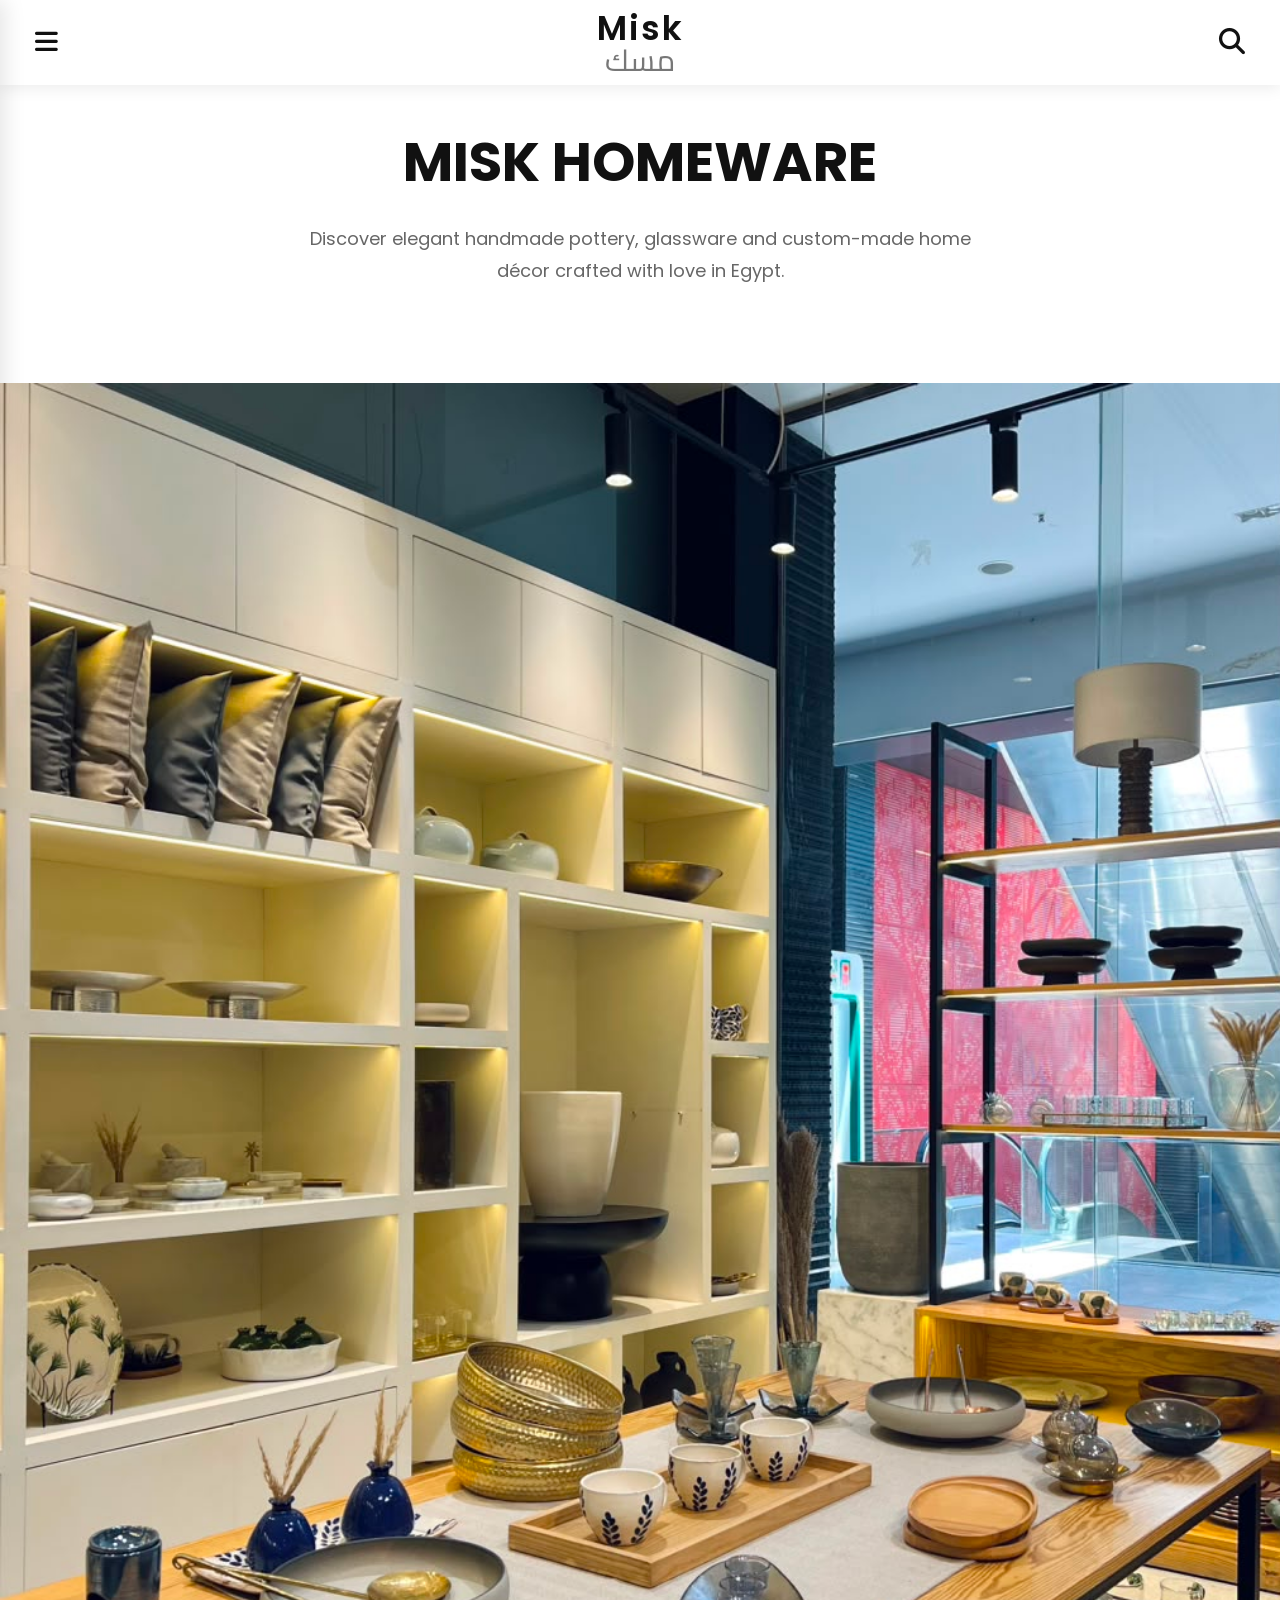
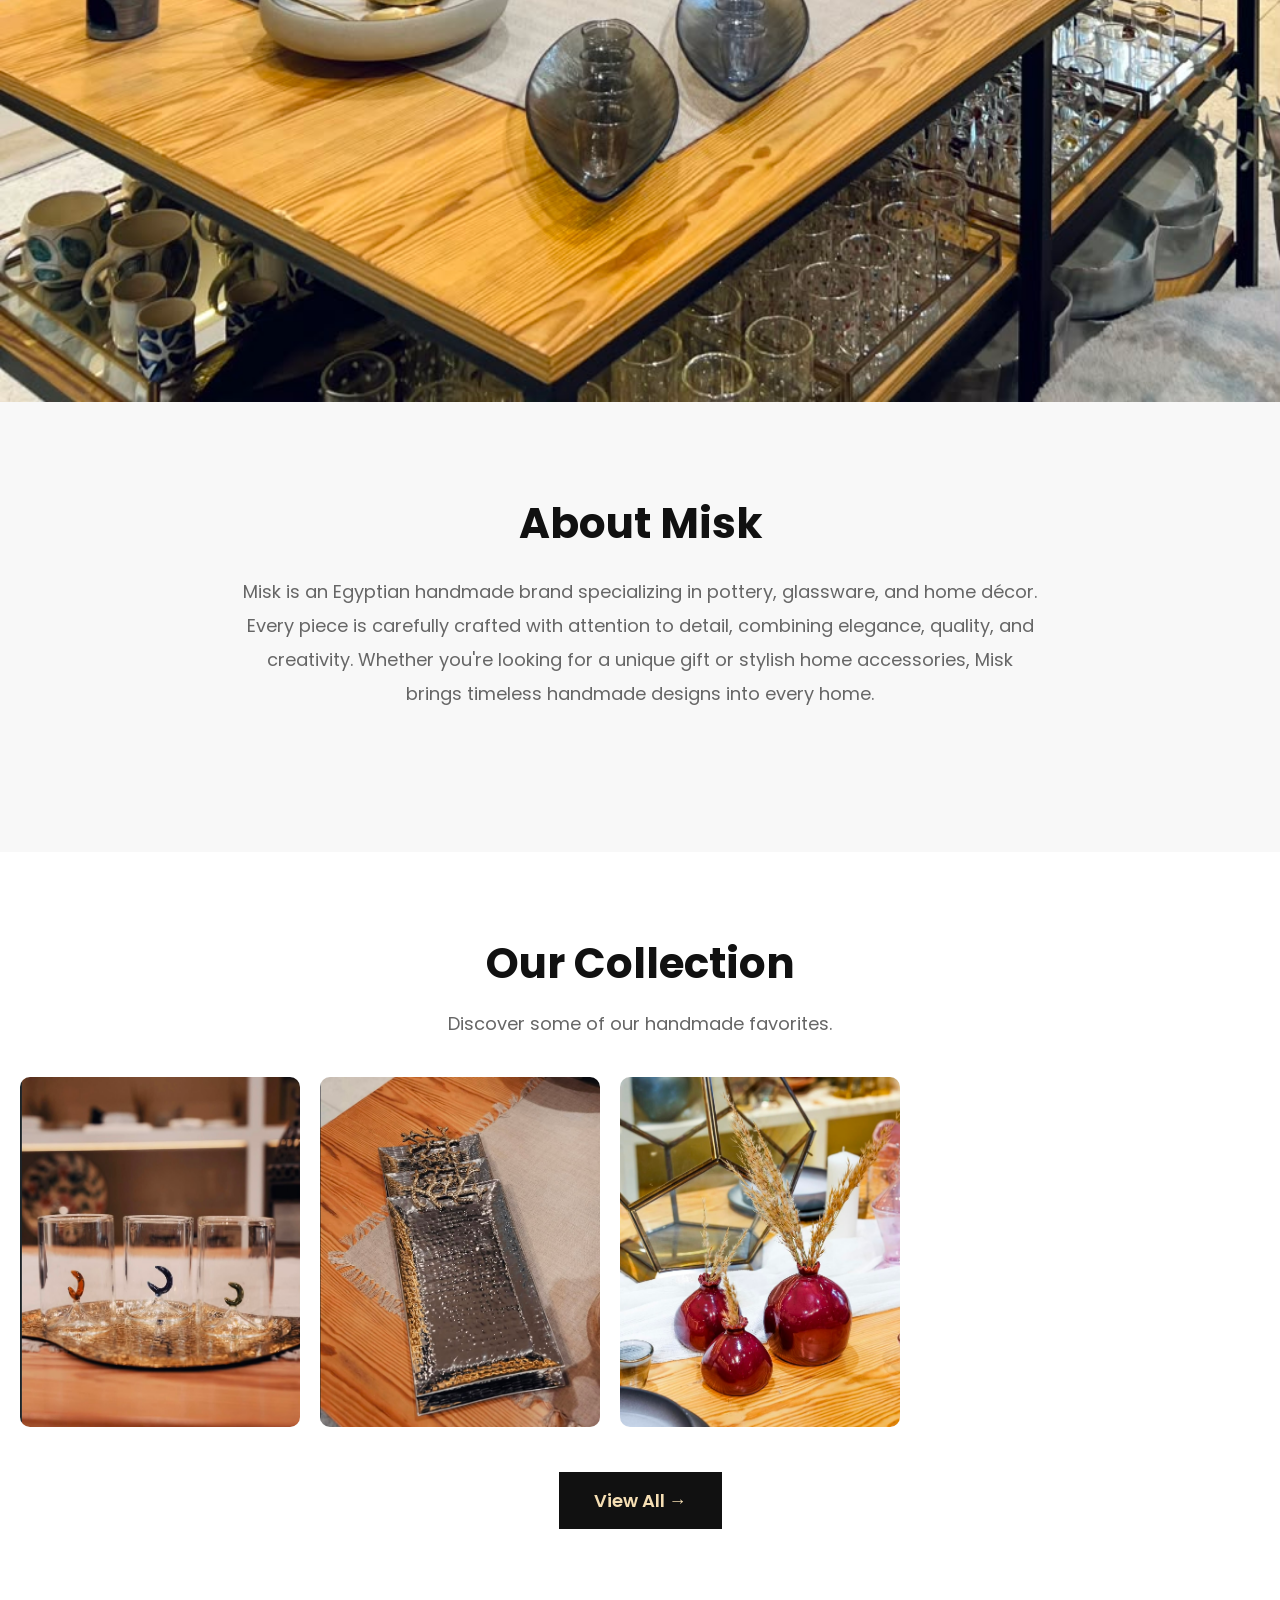
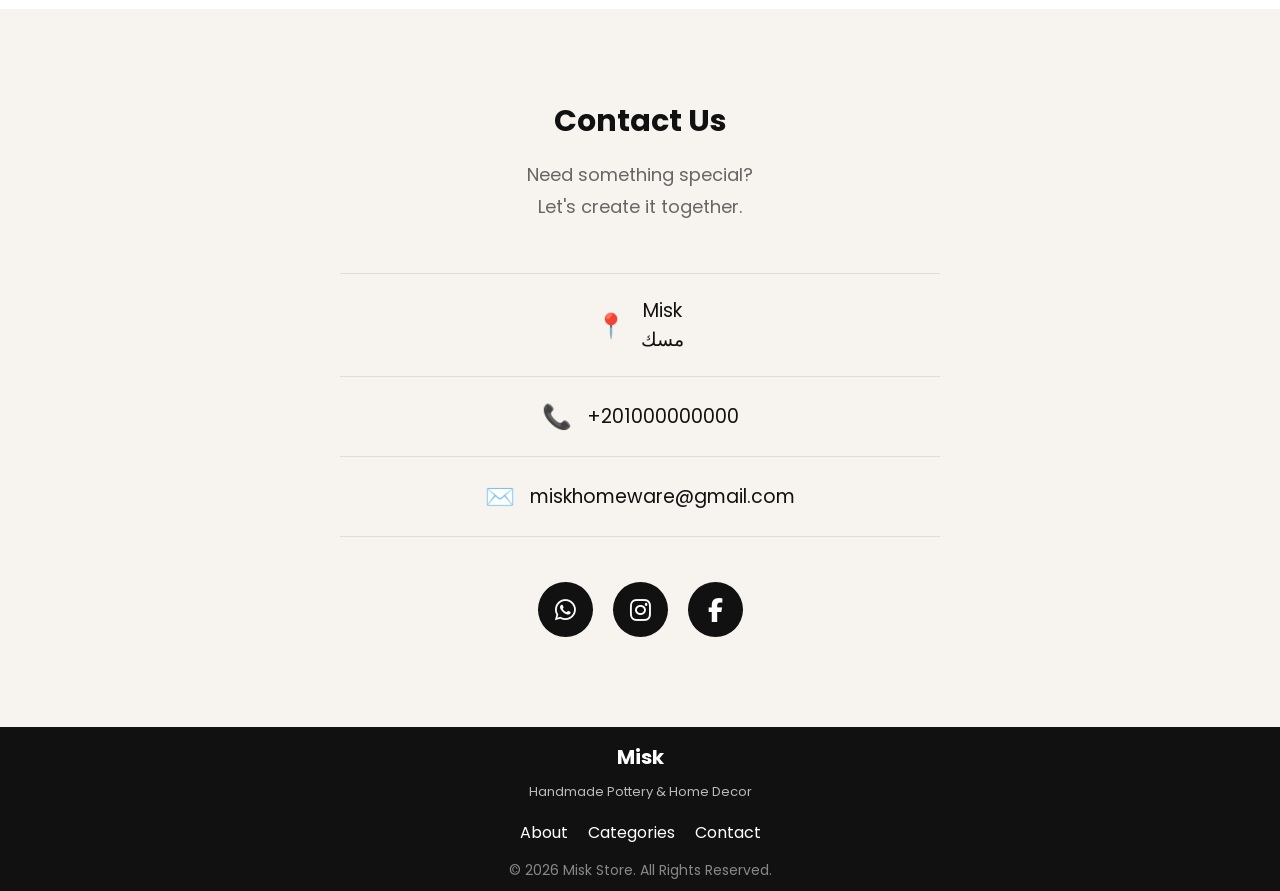
<file: index.html>
<!DOCTYPE html>
<html lang="en">
<head>
<meta charset="UTF-8">
<meta name="viewport" content="width=device-width, initial-scale=1.0">
<title>Misk | Handmade Pottery & Home Decor</title>
<link rel="stylesheet" href="style.css">

<!-- Google Fonts -->

<link rel="preconnect" href="https://fonts.googleapis.com">
<link rel="preconnect" href="https://fonts.gstatic.com" crossorigin>
<link href="https://fonts.googleapis.com/css2?family=Poppins:wght@300;400;500;600;700&family=Cairo:wght@400;600;700&display=swap" rel="stylesheet">

<!-- Font Awesome -->

<link rel="stylesheet"
href="https://cdnjs.cloudflare.com/ajax/libs/font-awesome/6.7.2/css/all.min.css">
<link rel="stylesheet" href="https://cdnjs.cloudflare.com/ajax/libs/font-awesome/6.5.2/css/all.min.css">
</head>
<body>

<!-- ================= HEADER ================= -->

<header>
<div class="menu-icon">
<i class="fa-solid fa-bars"></i>
</div>

<div class="logo">
<h1>Misk</h1>
<span>مسك</span>
</div>

<div class="search-icon">
<i class="fa-solid fa-magnifying-glass"></i>
</div>
</header>

<!-- ================= SIDEBAR ================= -->

<div class="sidebar">
<div class="close-btn">
<i class="fa-solid fa-xmark"></i>
</div>

<a href="#">Home</a>
<a href="#about">About</a>
<a href="categories.html">Categories</a>
<a href="favorites.html">
    <i class="fa-solid fa-heart"></i> Favorites
</a>
<a href="#contact">Contact</a>
</div>

<!-- ================= SEARCH ================= -->

<div class="search-box">

    <input
        type="text"
        id="searchInput"
        placeholder="Search products..."
        autocomplete="off">

    <div id="searchResults"></div>

</div>

<!-- ================= HERO ================= -->

<section class="hero">
<div class="hero-content">
<h1>
    MISK HOMEWARE
</h1>
<p>
Discover elegant handmade pottery, glassware and custom-made home décor crafted with love in Egypt.
</p>
</div>
</section>

<section class="hero-image">
    <img src="images/hero.jpg.jpeg" alt="MISK">
</section>

<!-- ================= ABOUT ================= -->

<section class="about" id="about">
    <div class="about-text">
        <h2>About Misk</h2>
        <p>
            Misk is an Egyptian handmade brand specializing in pottery,
            glassware, and home décor. Every piece is carefully crafted
            with attention to detail, combining elegance, quality, and
            creativity.
            Whether you're looking for a unique gift or stylish home
            accessories, Misk brings timeless handmade designs into
            every home.
        </p>
    </div>
    <!-- <div class="about-video">
        <video autoplay muted loop playsinline>
            <source src="videos/vid.1.mp4" type="video/mp4">
        </video>
    </div> -->
</section>


<section class="collection">
    <h2>Our Collection</h2>
    <p>Discover some of our handmade favorites.</p>
    <div class="collection-container">
        <a href="categories.html" class="collection-card">
            <img src="images/col.1.jpeg" alt="">
        </a>

        <a href="categories.html" class="collection-card">
            <img src="images/col.2.jpeg" alt="">
        </a>

        <a href="categories.html" class="collection-card">
            <img src="images/col.3.jpeg" alt="">
        </a>
    </div>

    <div class="view-all">
        <a href="categories.html">View All →</a>
    </div>
</section>

<!-- ================= CONTACT ================= -->

<section class="contact" id="contact">
    <h2>Contact Us</h2>
    <p class="contact-text">
       Need something special?<br>
Let's create it together.
    </p>

    <div class="contact-list">
        <div class="contact-item">
            <span>📍</span>
            <a href="https://maps.app.goo.gl/QSdEUVb6HdZoHqFSA?g_st=ic" target="_blank">
                Misk 
                <br>
                مسك 
            </a>
        </div>

        <div class="contact-item">
            <span>📞</span>
            <a href="tel:+201000000000">+201000000000</a>
        </div>

        <div class="contact-item">
            <span>✉️</span>
            <a href="mailto:miskhomeware@gmail.com">miskhomeware@gmail.com</a>
        </div>
    </div>

    <div class="contact-social">
        <a href="" target="_blank">
            <i class="fa-brands fa-whatsapp"></i>
        </a>

        <a href="https://www.instagram.com/miskhomeware?igsh=MXZ6NWwydjZ2MDc5aA==" target="_blank">
            <i class="fa-brands fa-instagram"></i>
        </a>

        <a href="https://www.facebook.com/share/18rqkr5RVC/?mibextid=wwXIfr" target="_blank">
            <i class="fa-brands fa-facebook-f"></i>
        </a>
    </div>
</section>

<!-- ================= FOOTER ================= -->

<footer>
    <h2>Misk</h2>
    <p>Handmade Pottery & Home Decor</p>
    <div class="footer-links">
        <a href="#about">About</a>
        <a href="categories.html">Categories</a>
        <a href="#contact">Contact</a>
    </div>

    <p class="copyright">
        © 2026 Misk Store. All Rights Reserved.
    </p>
</footer>

<!-- WhatsApp Button -->
<!-- <a href="#" class="whatsapp">
    <i class="fa-brands fa-whatsapp"></i>
</a> -->

<script src="script.js"></script>
</body>
</html>
</file>
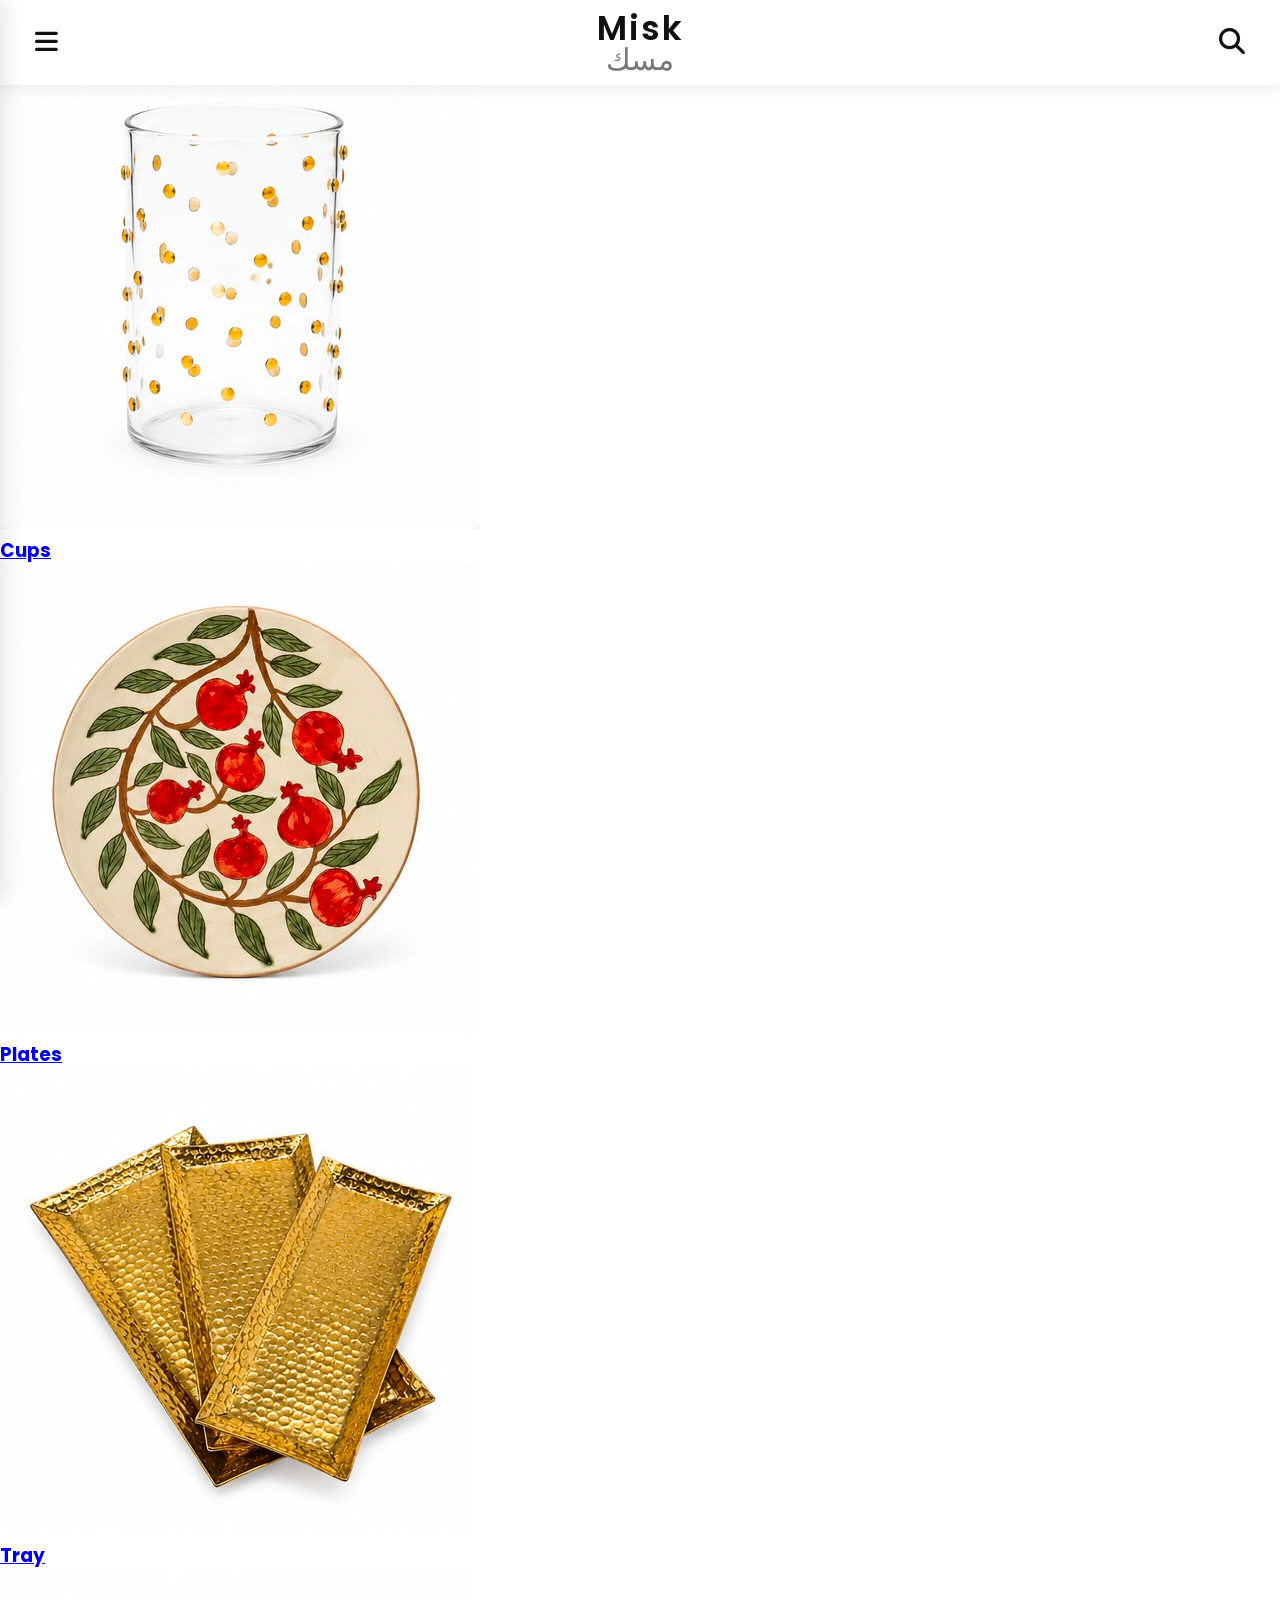
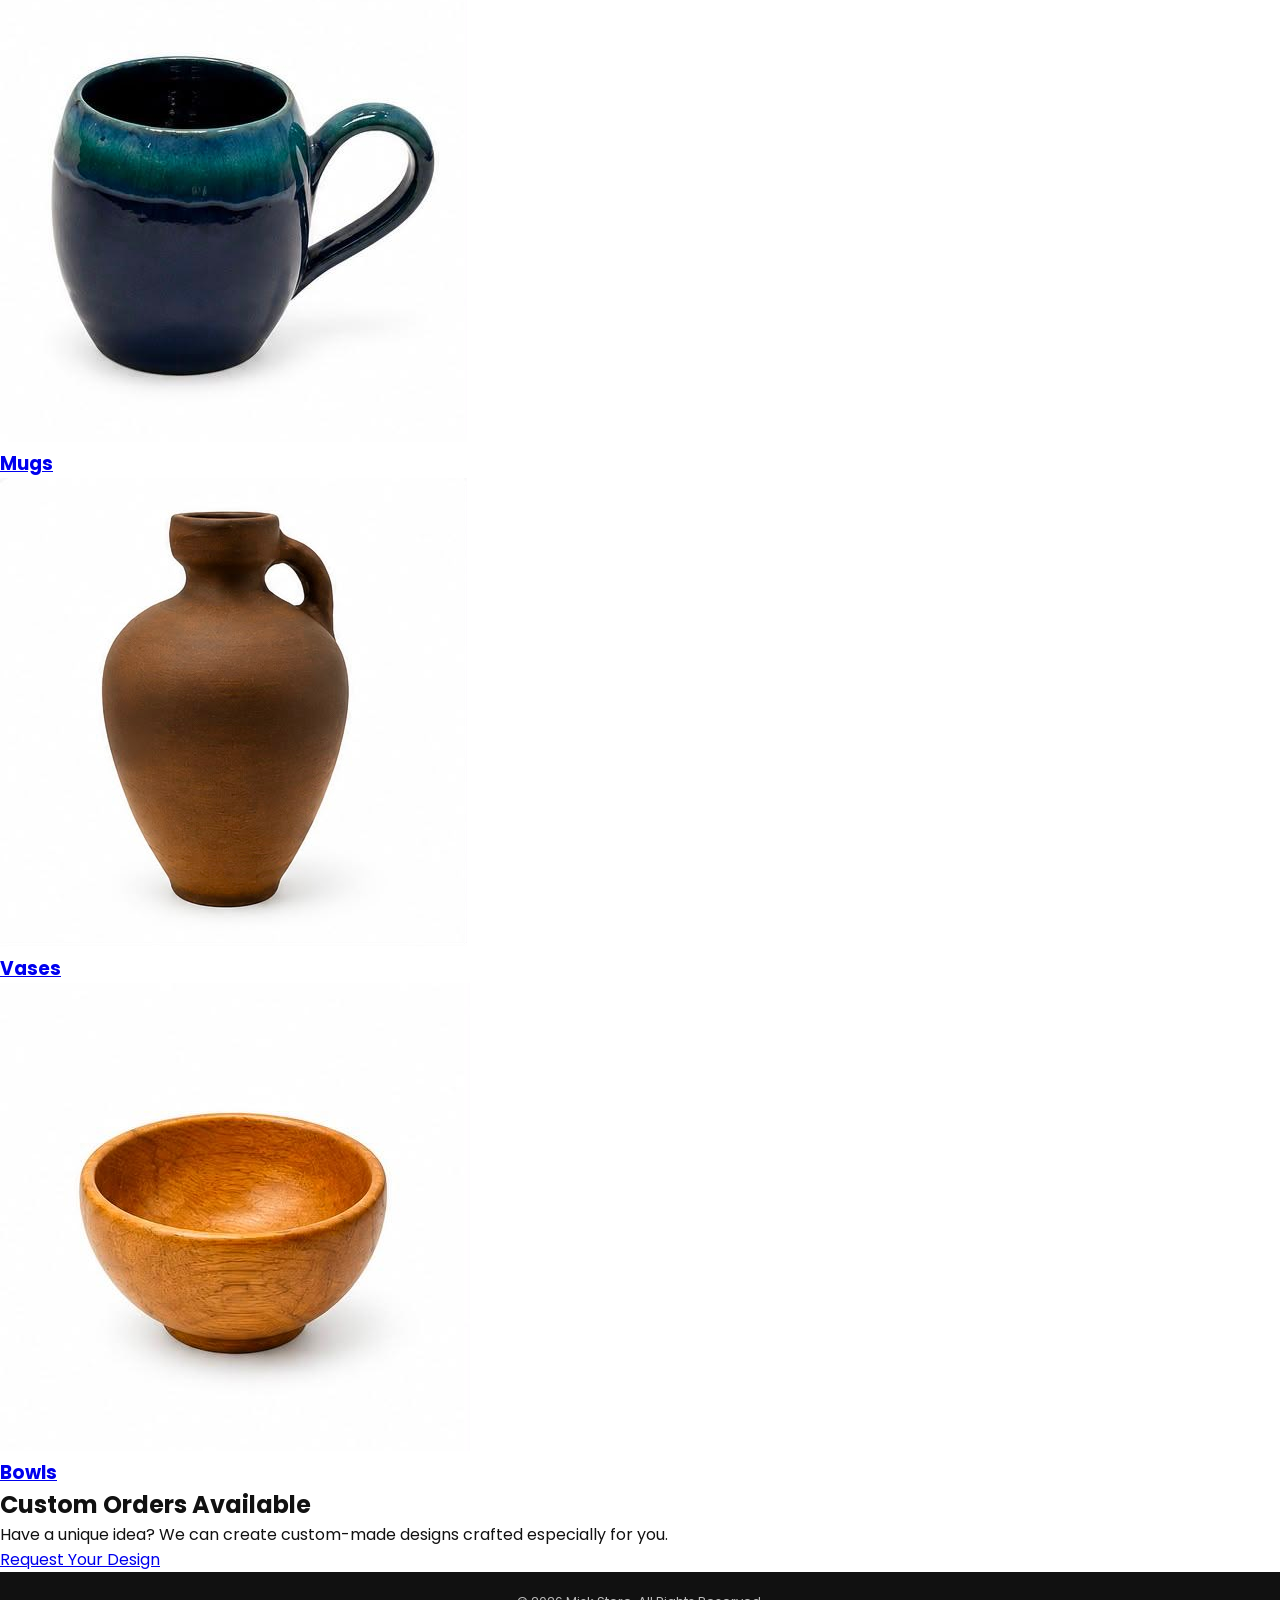
<file: categories.html>
<!DOCTYPE html>
<html lang="en">
<head>
    <meta charset="UTF-8">
    <meta name="viewport" content="width=device-width, initial-scale=1.0">
    <title>Categories | Misk</title>
    <link rel="stylesheet" href="style.css">
    <link rel="preconnect" href="https://fonts.googleapis.com">
    <link rel="preconnect" href="https://fonts.gstatic.com" crossorigin>
    <link href="https://fonts.googleapis.com/css2?family=Poppins:wght@300;400;600;700&display=swap" rel="stylesheet">
    <link rel="stylesheet"
        href="https://cdnjs.cloudflare.com/ajax/libs/font-awesome/6.7.2/css/all.min.css">
</head>

<body>
<header>
    <div class="menu-icon">
        <i class="fa-solid fa-bars"></i>
    </div>
    <div class="logo">
        <h1>Misk</h1>
        <span>مسك</span>
    </div>
    <div class="search-icon">
        <i class="fa-solid fa-magnifying-glass"></i>
    </div>
</header>

<!-- Search -->

<div class="search-box">
    <input type="text" placeholder="Search Products...">
</div>

<!-- Sidebar -->

<div class="sidebar">
    <div class="close-btn">
        <i class="fa-solid fa-xmark"></i>
    </div>
    <a href="index.html">Home</a>
    <a href="index.html#about">About</a>
    <a href="categories.html">Categories</a>
    <a href="favorites.html">
    <i class="fa-solid fa-heart"></i> Favorites
</a>
    <a href="index.html#contact">Contact</a>
</div>

<!-- Hero -->

<section class="category-hero">
    
    <h1>Shop by Category</h1>
    <p>
        Explore our handmade collections and find the perfect pieces
        for your home.
    </p>
</section>

<!-- Categories -->

<section class="categories-grid">
    <!-- Cups -->
    <a href="cups.html" class="category-card">
        <img src="images/cup.g.2.jpeg" alt="">
        </div>
        <h3>Cups</h3>
    </a>

    <!-- Plates -->

    <a href="plates.html" class="category-card">
        <img src="images/plates.2.jpeg" alt="">
        <h3>Plates</h3>
    </a>

    <!-- Tray -->

    <a href="kitchen.html" class="category-card">
        <img src="images/tray.2.jpeg" alt="">
        <h3>Tray</h3>
    </a>

    <!-- Stand -->

    <!-- <a href="decor.html" class="category-card">
        <img src="images/decor.jpg" alt="">
        <h3>Stand</h3>
    </a> -->

    <!-- Mugs -->

    <a href="storage.html" class="category-card">
        <img src="images/mugs.2.jpeg" alt="">
        <h3>Mugs</h3>
    </a>

    <!-- Vases -->

    <a href="gifts.html" class="category-card">
        <img src="images/vases.2.jpeg" alt="">
        <h3>Vases</h3>
    </a>

    <!-- Bowls -->

    <a href="bowls.html" class="category-card">
        <img src="images/bowls.2.jpeg" alt="">
        <h3>Bowls</h3>
    </a>
</section>

<section class="custom-orders">
    <h2>Custom Orders Available</h2>
    <p>
        Have a unique idea? We can create custom-made designs crafted especially for you.
    </p>
    <a href="https://wa.me/" class="custom-btn">
        Request Your Design
    </a>
</section>

<footer>
    <p>© 2026 Misk Store. All Rights Reserved.</p>
</footer>
<script src="script.js"></script>
</body>
</html>
</file>
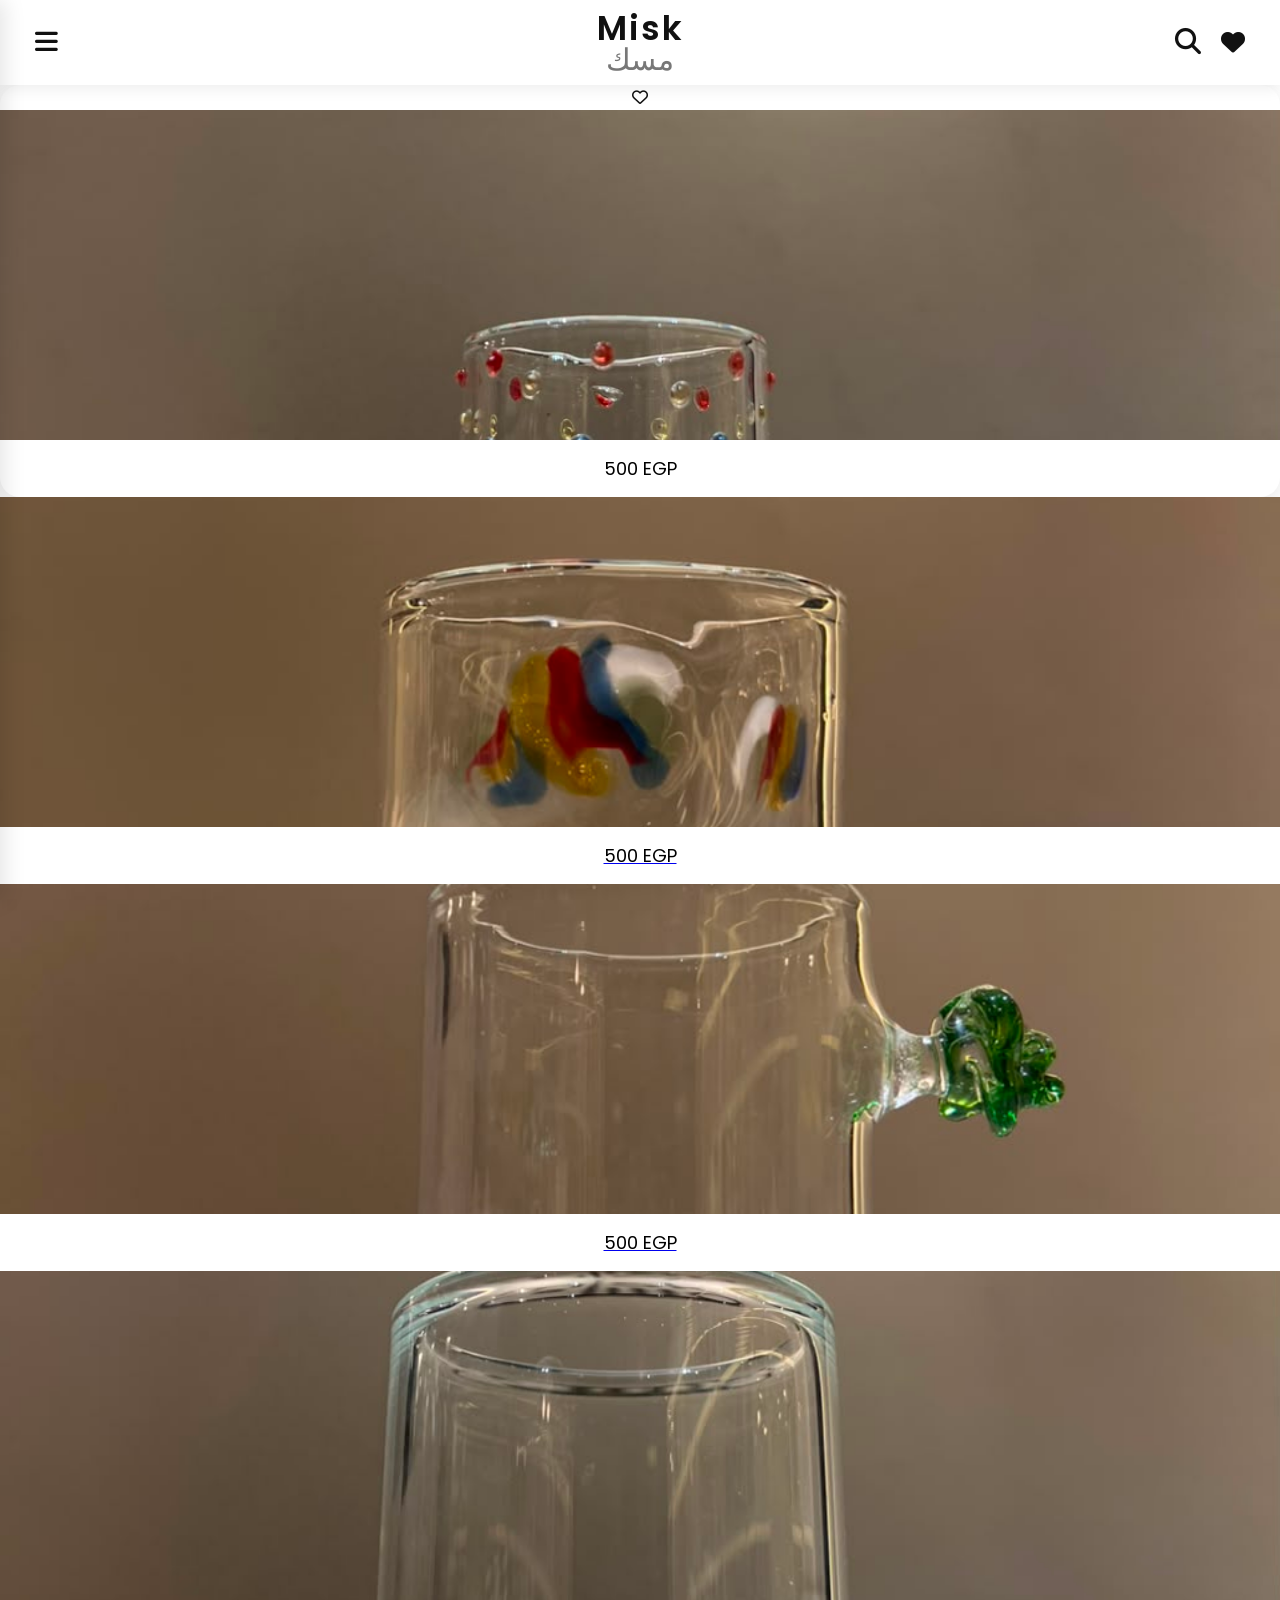
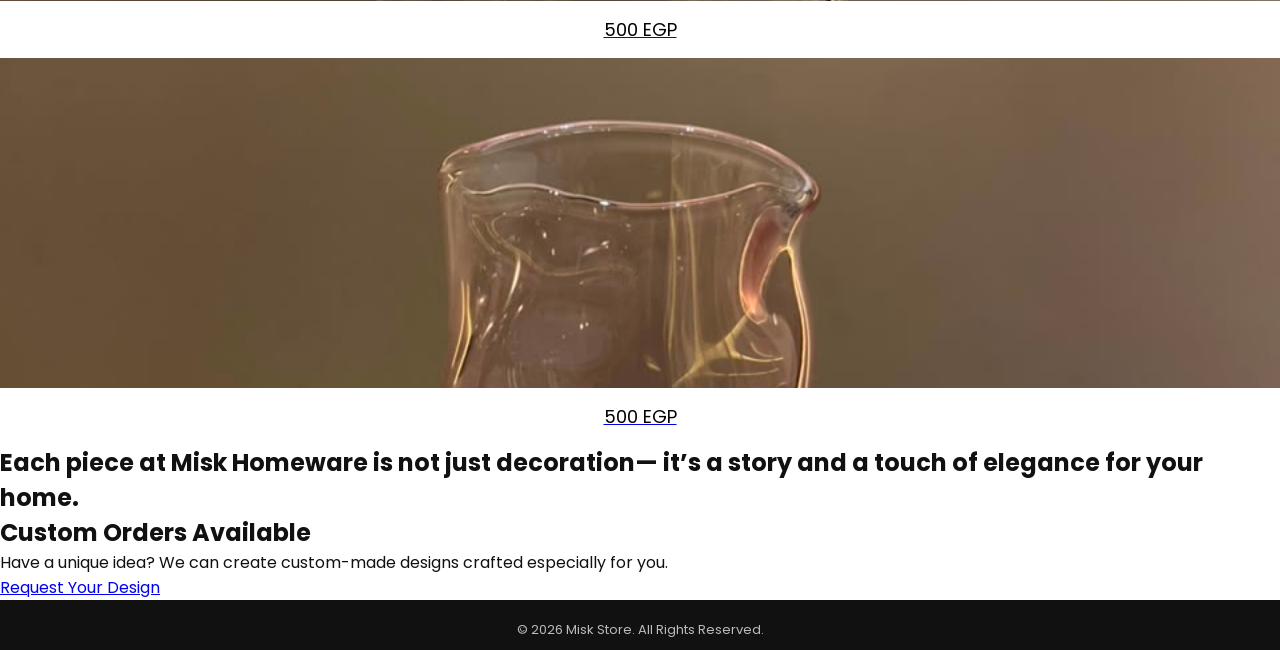
<file: cups.html>
<!DOCTYPE html>
<html lang="en">
<head>
    <meta charset="UTF-8">
    <meta name="viewport" content="width=device-width, initial-scale=1.0">
    <title>Cups | Misk</title>
    <link rel="stylesheet" href="style.css">
    <link rel="preconnect" href="https://fonts.googleapis.com">
    <link rel="preconnect" href="https://fonts.gstatic.com" crossorigin>
    <link href="https://fonts.googleapis.com/css2?family=Poppins:wght@300;400;600;700&display=swap" rel="stylesheet">
    <link rel="stylesheet"
    href="https://cdnjs.cloudflare.com/ajax/libs/font-awesome/6.7.2/css/all.min.css">
</head>

<header>

    <div class="menu-icon">
        <i class="fa-solid fa-bars"></i>
    </div>

    <div class="logo">
        <h1>Misk</h1>
        <span>مسك</span>
    </div>

    <div class="header-icons">

        <div class="search-icon">
            <i class="fa-solid fa-magnifying-glass"></i>
        </div>

        <a href="favorites.html" class="favorite-link">

            <i class="fa-solid fa-heart"></i>

            <span id="favorite-count">0</span>

        </a>

    </div>

</header>

<!-- Search -->

<div class="search-box">
<input type="text" placeholder="Search Cups...">
</div>

<!-- Sidebar -->

<div class="sidebar">
<div class="close-btn">
<i class="fa-solid fa-xmark"></i>
</div>

<a href="index.html">Home</a>
<a href="index.html#about">About</a>
<a href="categories.html">Categories</a>
<a href="favorites.html">
    <i class="fa-solid fa-heart"></i> Favorites
</a>
<a href="index.html#contact">Contact</a>
</div>

<!-- Hero -->

<section class="cups-hero">
<a href="categories.html" class="cups-back-btn">
<i class="fa-solid fa-arrow-left"></i>
</a>

<h1>Our Cups Collection</h1>

<p>
Discover our handmade glass cups, crafted with elegance and care.
</p>

</section>

<!-- Products -->

<section class="products-slider">
    <div class="product-card">
    <i class="fa-regular fa-heart favorite"></i>
    <img src="images/Cup1.jpeg" id="cup1" data-current="images/Cup1.jpeg">
    <p class="price">500 EGP</p>
    <div class="colors">
        <span class="color red"
        onclick="changeImage('cup1','images/Cup1-red.jpeg')"></span>
        <span class="color green"
        onclick="changeImage('cup1','images/Cup1-green.jpeg')"></span>
        <span class="color blue"
        onclick="changeImage('cup1','images/Cup1-blue.jpeg')"></span>
        <span class="color yellow"
        onclick="changeImage('cup1','images/Cup1-yellow.jpeg')"></span>
        <span class="color white"
        onclick="changeImage('cup1','images/Cup1-white.jpeg')"></span>
    </div>
</div>

    <a href="#" class="product-card">
        <img src="images/Cup2.jpeg" alt="">
        <p>500 EGP</p>
    </a>

    <a href="#" class="product-card">
        <img src="images/Cup3.jpeg" alt="">
        <p>500 EGP</p>
    </a>

    <a href="#" class="product-card">
        <img src="images/Cup4.jpeg" alt="">
        <p>500 EGP</p>
    </a>

    <a href="#" class="product-card">
        <img src="images/Cup5.jpeg" alt="">
        <p>500 EGP</p>
    </a>
</div>
</section>

<section class="misk-quote">

    <h2>
        Each piece at Misk Homeware is not just decoration—
        it’s a story and a touch of elegance for your home.
    </h2>

</section>
<!-- Custom Orders -->
<section class="custom-orders">
<h2>Custom Orders Available</h2>
<p>
Have a unique idea? We can create custom-made designs crafted especially for you.
</p>
<a href="https://wa.me/" class="custom-btn">
Request Your Design
</a>
</section>
<footer>
<p>© 2026 Misk Store. All Rights Reserved.</p>
</footer>
<script src="script.js"></script>
<div id="toast"></div>
</body>
</html>
</file>
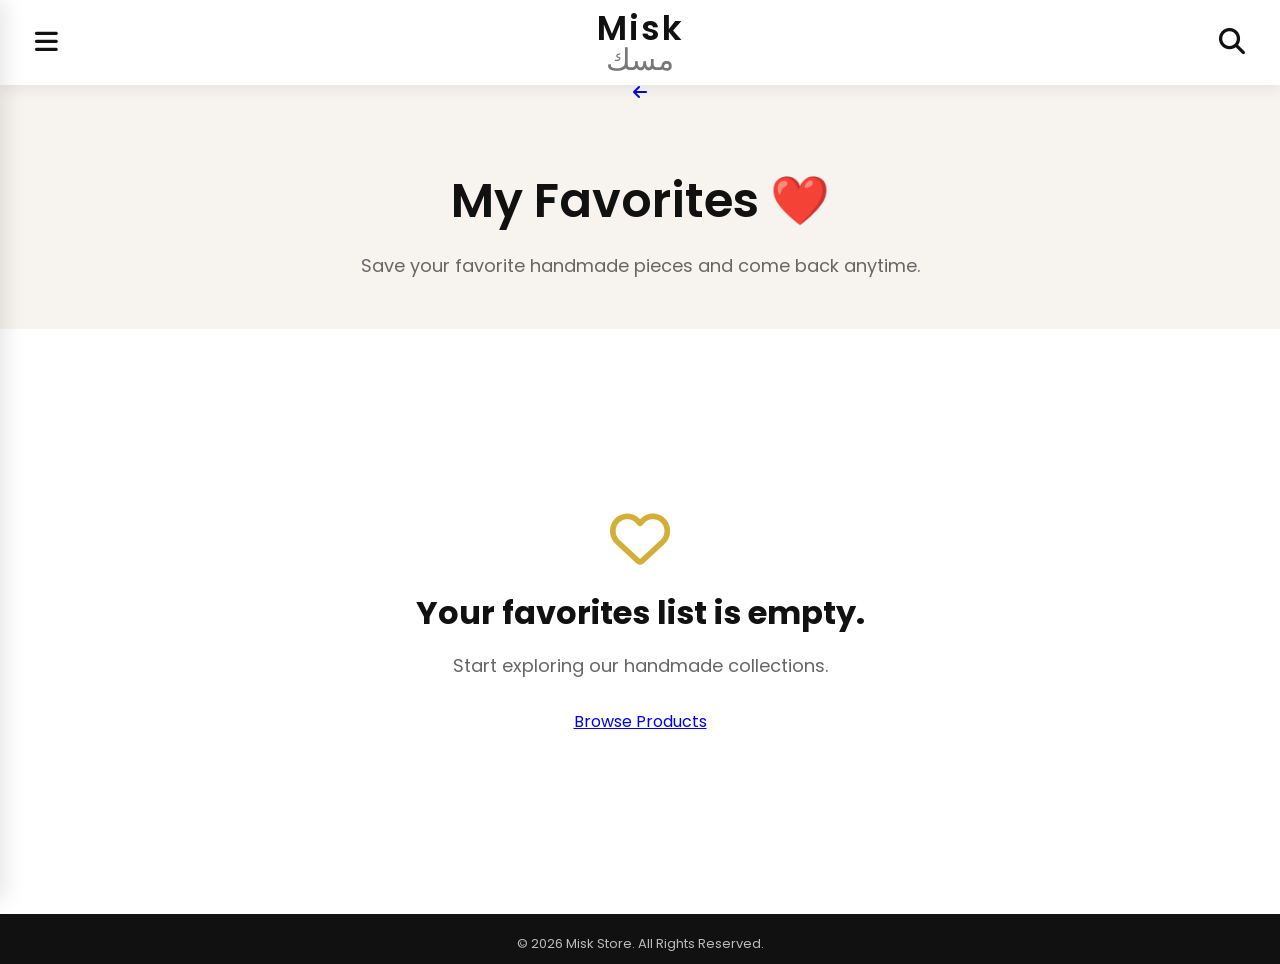
<file: favorites.html>
<!DOCTYPE html>
<html lang="en">
<head>
<meta charset="UTF-8">
<meta name="viewport" content="width=device-width, initial-scale=1.0">
<title>Favorites | Misk</title>
<link rel="stylesheet" href="style.css">
<link rel="preconnect" href="https://fonts.googleapis.com">
<link rel="preconnect" href="https://fonts.gstatic.com" crossorigin>
<link href="https://fonts.googleapis.com/css2?family=Poppins:wght@300;400;600;700&display=swap" rel="stylesheet">
<link rel="stylesheet"
href="https://cdnjs.cloudflare.com/ajax/libs/font-awesome/6.7.2/css/all.min.css">
</head>

<body>
<header>
<div class="menu-icon">
<i class="fa-solid fa-bars"></i>
</div>

<div class="logo">
<h1>Misk</h1>
<span>مسك</span>
</div>

<div class="search-icon">
<i class="fa-solid fa-magnifying-glass"></i>
</div>
</header>

<div class="sidebar">
<div class="close-btn">
<i class="fa-solid fa-xmark"></i>
</div>

<a href="index.html">Home</a>
<a href="index.html#about">About</a>
<a href="categories.html">Categories</a>
<a href="favorites.html">Favorites</a>
<a href="index.html#contact">Contact</a>
</div>

<section class="favorites-hero">
<a href="categories.html" class="cups-back-btn">
<i class="fa-solid fa-arrow-left"></i>
</a>

<h1>My Favorites ❤️</h1>

<p>
Save your favorite handmade pieces and come back anytime.
</p>
<div id="confirm-box" class="confirm-order-box">
    <button id="confirmOrderBtn">
        Confirm Order
    </button>
</div>
</section>

<section class="favorites-container">
<div id="favorites-list"></div>
</section>

<footer>
<p>© 2026 Misk Store. All Rights Reserved.</p>
</footer>
<script src="script.js"></script>
</body>
</html>
</file>
<file: style.css>
/* =========================
   GOOGLE FONT
========================= */
*{
    margin:0;
    padding:0;
    box-sizing:border-box;
    scroll-behavior:smooth;
}

body{
    font-family:'Poppins',sans-serif;
    background:#ffffff;
    color:#111;
}

/* =========================
   COLORS
========================= */

:root{
    --black:#111111;
    --white:#ffffff;
    --beige:#E8DCCB;
    --light:#F8F8F8;
    --gray:#777777;
}

/* =========================
   HEADER
========================= */

header{
    position:fixed;
    top:0;
    left:0;
    width:100%;
    height:85px;
    background:#fff;
    display:flex;
    justify-content:space-between;
    align-items:center;
    padding:0 35px;
    z-index:1000;
    box-shadow:0 3px 15px rgba(0,0,0,.08);
}

/* =========================
   LOGO
========================= */

.logo{
    position:absolute;
    left:50%;
    transform:translateX(-50%);
    display:flex;
    flex-direction:column;
    align-items:center;
    line-height:1;
}

.logo h1{
    font-size:34px;
    font-weight:600;
    color:var(--black);
    letter-spacing:2px;
}

.logo span{
    font-family:'Cairo',sans-serif;
    font-size:30px;
    color:var(--gray);
}

/* =========================
   MENU & SEARCH
========================= */

.menu-icon,
.search-icon{
    font-size:26px;
    cursor:pointer;
    color:var(--black);
    transition:.3s;
}

.menu-icon:hover,
.search-icon:hover{
    color:var(--beige);
    transform:scale(1.08);
}
.search-box{
    position:relative;
}

#searchResults{
    position:absolute;
    top:100%;
    left:0;
    width:100%;
    background:#fff;
    border-radius:10px;
    box-shadow:0 8px 20px rgba(0,0,0,.12);
    overflow:hidden;
    display:none;
    z-index:999;
}

.result-item{
    padding:12px 18px;
    cursor:pointer;
    transition:.3s;
}

.result-item:hover{
    background:#f4f4f4;
}

/* =========================
   SIDEBAR
========================= */

.sidebar{
    position:fixed;
    top:0;
    left:-280px;
    width:280px;
    height:100vh;
    background:#fff;
    box-shadow:5px 0 20px rgba(0,0,0,.1);
    padding:30px;
    transition:.4s;
    z-index:2000;
}

.sidebar.active{
    left:0;
}

.close-btn{
    text-align:right;
    font-size:28px;
    cursor:pointer;
    margin-bottom:40px;
}

.sidebar a{
    display:block;
    text-decoration:none;
    color:#111;
    font-size:18px;
    margin:22px 0;
    transition:.3s;
}

.sidebar a:hover{
    color:var(--beige);
    padding-left:10px;
}

/* =========================
   SEARCH
========================= */

.search-box{
display: none;
position: fixed;
top: 85px;
left: 50%;
transform: translateX(-50%);
width: 90%;
max-width: 500px;
background: #fff;
padding: 15px;
border-radius: 15px;
box-shadow: 0 8px 25px rgba(0,0,0,.15);
z-index: 999;
}

.search-box input{
    width:100%;
    padding:15px;
    border:none;
    outline:none;
    background:#f5f5f5;
    border-radius:12px;
    font-size:16px;
}

/* =========================
   HERO
========================= */

.hero{
padding: 120px 20px 60px;
text-align: center;
background: #fff;
}

.hero-content{
    max-width:700px;
    width: 90%;
    text-align: center;
    margin: auto;
}

.hero h1{
    font-size:55px;
    color:#111;
    margin-bottom:20px;
    text-align: center;
}

.hero p{
    font-size:18px;
    color:#666;
    line-height:1.8;
    margin-bottom:35px;
    text-align: center;
}

.hero-iamge{
    width: 100%;
    height: 85vh;
    overflow: hidden;
}

.hero-image img{
    width: 100%;
    height: 100%;
    object-fit: cover;
    object-position: center 65%;
    display: block;
}

.btn{
    display:inline-block;
    text-decoration:none;
    padding:15px 35px;
    background:var(--black);
    color:#fff;
    border-radius:50px;
    transition:.3s;
}

.btn:hover{
    background:var(--beige);
    color:#111;
}

/* =========================
   ABOUT
========================= */

.about{
    padding:90px 8%;
    background:#f8f8f8;
}

.about-text{
    text-align:center;
    max-width:800px;
    margin:0 auto 50px;
}

.about-text h2{
    font-size:42px;
    margin-bottom:20px;
    color:#111;
}

.about-text p{
    font-size:18px;
    line-height:1.9;
    color:#666;
    margin-bottom:20px;
}

/* .about-video{
    width:100%;
}

.about-video video{
    width:100%;
    height:600px;
    object-fit:cover;
    border-radius:10px;
    display:block;
    box-shadow:0 10px 30px rgba(0,0,0,.15);
} */

/* =========================
   CATEGORIES
========================= */

.categories{
    padding:100px 8%;
    text-align:center;
}

.categories h2{
    font-size:42px;
    margin-bottom:60px;
}

.cards{
    display:grid;
    grid-template-columns:repeat(auto-fit,minmax(250px,1fr));
    gap:30px;
}

.card{
    background:#fff;
    border-radius:20px;
    overflow:hidden;
    text-decoration:none;
    color:#111;
    box-shadow:0 8px 25px rgba(0,0,0,.08);
    transition:.35s;
}

.card:hover{
    transform:translateY(-10px);
}

.card img{
    width:100%;
    height:250px;
    object-fit:cover;
    display:block;
}

.card h3{
    margin:20px 0;
    font-size:24px;
}

.card p{
    color:#666;
    margin-bottom:25px;
}

/* =========================
   PRODUCTS
========================= */

.products{
    padding:100px 8%;
    background:var(--light);
}

.products h2{
    text-align:center;
    font-size:42px;
    margin-bottom:60px;
}

.product-container{
    display:grid;
    grid-template-columns:repeat(auto-fit,minmax(280px,1fr));
    gap:35px;
}

.product-card{
    background:#fff;
    border-radius:20px;
    overflow:hidden;
    text-align:center;
    box-shadow:0 8px 20px rgba(0,0,0,.08);
    transition:.35s;
    position: relative;
}

.product-card:hover{
    transform:translateY(-8px);
}

.product-card img{
    width:100%;
    height:330px;
    object-fit:cover;
    display:block;
}

.product-card h3{
    margin-top:20px;
    font-size:24px;
}

.product-card p{
    color:black;
    font-size:18px;
    margin:15px 0;
}

.product-card button{
    margin-bottom:25px;
    padding:12px 30px;
    border:none;
    border-radius:50px;
    background:var(--black);
    color:#fff;
    cursor:pointer;
    transition:.3s;
}

.product-card button:hover{
    background:var(--beige);
    color:#111;
}

/* /* =========================
   WHY CHOOSE US
========================= */
/* .why{
    padding:100px 8%;
    text-align:center;
}
.why h2{
    font-size:42px;
    margin-bottom:60px;
}
.why-container{
    display:grid;
    grid-template-columns:repeat(auto-fit,minmax(250px,1fr));
    gap:30px;
}
.why-box{
    background:#fff;
    padding:40px 25px;
    border-radius:20px;
    box-shadow:0 8px 20px rgba(0,0,0,.08);
    transition:.3s;
}
.why-box:hover{
    transform:translateY(-8px);
}
.why-box i{
    font-size:45px;
    color:var(--beige);
    margin-bottom:20px;
}
.why-box h3{
    margin-bottom:15px;
    font-size:24px;
}
.why-box p{
    color:#666;
    line-height:1.8;
} */
/* =========================
   REVIEWS
========================= */
/* .reviews{
    padding:100px 8%;
    background:var(--light);
    text-align:center;
}
.reviews h2{
    font-size:42px;
    margin-bottom:60px;
}
.review-container{
    display:grid;
    grid-template-columns:repeat(auto-fit,minmax(320px,1fr));
    gap:30px;
}
.review-card{
    background:#fff;
    padding:35px;
    border-radius:20px;
    box-shadow:0 8px 20px rgba(0,0,0,.08);
}
.review-card p{
    margin:20px 0;
    color:#666;
    line-height:1.8;
}
.review-card h4{
    color:#111;
} */ 

/* =========================
   COLLECTION
========================= */

.collection{
    padding:80px 20px;
    background:#fff;
    text-align:center;
}

.collection h2{
    font-size:42px;
    color:#111;
    margin-bottom:15px;
}

.collection p{
    font-size:18px;
    color:#666;
    margin-bottom:40px;
}

.collection-container{
    display:flex;
    gap:20px;
    overflow-x:auto;
    scroll-behavior:smooth;
    padding-bottom:10px;
}

.collection-container::-webkit-scrollbar{
    display:none;
}

.collection-card{
    min-width:280px;
    flex-shrink:0;
    text-decoration:none;
}

.collection-card img{
    width:100%;
    height:350px;
    object-fit:cover;
    border-radius:10px;
    display:block;
    transition:.3s;
}

.collection-card:hover img{
    transform:scale(1.03);
}

.view-all{
    margin-top:35px;
    text-align: center;
}

.view-all a{
    display: inline-block;
    padding: 15px 35px;
    background: #111;
    color: wheat;
    text-decoration: none;
    font-size: 18px;
    font-weight: 600;
    transition: 3s;
}

.view-all a:hover{
    background: var(--beige);
    color: #111;
    transform: translateY(-3px);
}

/* =========================
   CONTACT
========================= */

.contact{
    padding:90px 20px;
    background:#F7F4EF;
    text-align:center;
}

.contact h2{
    font-size:30px;
    color:#111;
    margin-bottom:15px;
}

.contact-text{
    color:#666;
    font-size:18px;
    line-height:1.8;
    margin-bottom:50px;
}

.contact-list{
    max-width:600px;
    margin:0 auto;
}

.contact-item{
    display:flex;
    align-items:center;
    justify-content:center;
    gap:15px;
    padding:22px 0;
    border-bottom:1px solid #ddd;
}

.contact-item:first-child{
    border-top:1px solid #ddd;
}

.contact-item span{
    font-size:24px;
}

.contact-item p,
.contact-item a{
    color:#111;
    font-size:19px;
    text-decoration:none;
}

.contact-item a:hover{
    color:var(--gray);
}

.contact-social{
    margin-top:45px;
    display:flex;
    justify-content:center;
    gap:20px;
}

.contact-social a{
    width:55px;
    height:55px;
    background:#111;
    color:#fff;
    border-radius:50%;
    display:flex;
    justify-content:center;
    align-items:center;
    font-size:24px;
    text-decoration:none;
    transition:.3s;
}

.contact-social a:hover{
    background:var(--beige);
    color:#111;
    transform:translateY(-5px);
}

/* =========================
   FOOTER
========================= */

footer{
    background:#111;
    color:#fff;
    text-align:center;
    padding:15px 10px 10px;
}

footer h2{
    font-size:20px;
    margin-bottom:10px;
}

footer p{
    font-size: 13px;
    color:#bbb;
    margin-top: 5px;
}

.footer-links{
    margin-top: 10px;
    display:flex;
    justify-content:center;
    gap:20px;
    flex-wrap:wrap;
}

.footer-links a{
    margin-top: 8px;
    color:#fff;
    text-decoration:none;
    transition:.3s;
    font-size: 16px;
}

.footer-links a:hover{
    color:var(--beige);
}

.footer-social{
    display:flex;
    justify-content:center;
    gap:15px;
    margin-bottom:30px;
}

.footer-social a{
    width:42px;
    height:42px;
    border:1px solid #555;
    border-radius:50%;
    display:flex;
    justify-content:center;
    align-items:center;
    color:#fff;
    text-decoration:none;
    font-size:18px;
    transition:.3s;
}

.footer-social a:hover{
    background:var(--beige);
    color:#111;
    border-color:var(--beige);
}

.copyright{
    margin-top:15px;
    font-size:14px;
    color:#888;
}

/* =========================
   WHATSAPP
========================= */

.whatsapp{
    position:fixed;
    right:25px;
    bottom:25px;
    width:60px;
    height:60px;
    background:#25D366;
    color:#fff;
    border-radius:50%;
    display:flex;
    justify-content:center;
    align-items:center;
    text-decoration:none;
    font-size:32px;
    box-shadow:0 8px 20px rgba(0,0,0,.25);
    z-index:999;
}

.whatsapp:hover{
    transform:scale(1.08);
}

/* =========================
   RESPONSIVE
========================= */

@media(max-width:992px){
.hero h1{
    font-size:42px;
}
.about-container{
    flex-direction:column;
}
.logo h1{
    font-size:28px;
}
.logo span{
    font-size:24px;
}
}
@media(max-width:768px){
header{
    padding:0 20px;
}
.hero{
    text-align:center;
    justify-content:center;
}
.hero h1{
    font-size:34px;
}
.hero p{
    font-size:16px;
}
.products,
.categories,
.about,
.why,
.reviews,
.contact{
    padding:70px 20px;
}
}
@media(max-width:480px){
.logo h1{
    font-size:24px;
}
.logo span{
    font-size:20px;
}
.menu-icon,
.search-icon{
    font-size:22px;
}
.hero h1{
    font-size:28px;
}
.btn{
    padding:12px 25px;
}

/* =========================
   CATEGORY HERO
========================= */

.category-hero{
    padding:50px 20px;
    text-align:center;
    background:#F7F4EF;
}

.category-hero h1{
    font-size:48px;
    color:black;
    margin-bottom:15px;
    font-weight:600;
    margin-top: 30px;
}

.category-hero p{
    color:#666;
    font-size:18px;
}

/* =========================
   CATEGORIES
========================= */

/* Title */
.category-card h3{
    text-align:center;
    padding:22px;
    font-size:24px;
    color:#111;
    font-weight:600;
}

footer{
    background:#111;
    color:#fff;
    text-align:center;
    padding:35px 20px;
}
/* .back-btn{
    padding:100px 5% 20px;
}
.back-btn a{
   color: black;
    font-size: 28px;
    text-decoration:none;
    transition:.3s;
}
.back-btn a:hover{
    color:#777;
    transform: translateX(-5px);
} */

/* =========================
   CATEGORY HERO
========================= */

.category-hero{
    margin-top:20px;
    text-align:center;
    
}
.category-hero h1{
    font-size:30px;
    color:black;
}

.category-hero p{
    max-width:650px;
    margin:auto;
    font-size:18px;
    color:#666;
    line-height:1.8;

}
.category-hero h5{
    margin-top:80px;
    color:black;
    font-size: 20px;
}
.custom-orders{
    width:90%;
    max-width:700px;
    margin:60px auto;
    padding:45px 30px;
    background:#fff;
    border-radius:22px;
    text-align:center;
    box-shadow:0 10px 30px rgba(0,0,0,.08);
}

.custom-orders h2{
    font-size:34px;
    color:#111;
    margin-bottom:15px;
}

.custom-orders p{
    font-size:18px;
    color:#666;
    line-height:1.8;
    margin-bottom:30px;
}

.custom-btn{
    display:inline-block;
    padding:14px 32px;
    background:#111;
    color:#fff;
    text-decoration:none;
    border-radius:12px;
    font-size:17px;
    font-weight:600;
    transition:.3s;
}

.custom-btn:hover{
    background:#333;
}
/* =========================
   CATEGORIES
========================= */

.categories-grid{
    background:#F7F4EF;
    width:100%;
    padding:20px 8% 100px;
    display:grid;
    grid-template-columns:repeat(auto-fit,minmax(280px,1fr));
    gap:90px;
}

.category-card{
    background:#fff;
    border-radius:18px;
    overflow:hidden;
    text-decoration:none;
    box-shadow:0 8px 20px rgba(0,0,0,.08);
    transition:.35s;
    margin-top:-50px;
    position:relative;
    height: 350px;
}

.category-card:hover{
    transform:translateY(-8px);
    box-shadow:0 15px 35px rgba(0,0,0,.12);
}

/* Image */

.category-card img{

    width:100%;

    height:260px;

    object-fit:contain;

    background:#fff;

    padding:15px;

    border-radius:18px 18px 0 0;

    transition:.4s;

}

.category-card:hover img{

    transform:scale(1.05);

}

/* =========================
   CUPS PAGE
========================= */

 .cups-hero{
    padding:140px 20px 60px;
    text-align:center;
    background:#F7F4EF;
    position:relative;
}

.cups-hero h1{
    font-size:50px;
    color:#111;
    margin-bottom:15px;
    font-weight:600;
    margin-top: 30px;
}

.cups-hero p{
    font-size:18px;
    color:#666;
    max-width:650px;
    margin:auto;
    line-height:1.8;
}

/* Back Button */

.cups-back-btn{
    position:absolute;
    left:8%;
    top:120px;
    width:45px;
    height:45px;
    background:#fff;
    border-radius:50%;
    display:flex;
    justify-content:center;
    align-items:center;
    text-decoration:none;
    color:#111;
    box-shadow:0 5px 15px rgba(0,0,0,.12);
    transition:.3s;
    margin-top: -10px;
    margin-left: -12px;
}

.cups-back-btn:hover{
    background:#111;
    color:#fff;
} 

/* Products */

.products-slider{
    display:flex;
    gap:20px;
    overflow-x:auto;
    padding:20px;
    scroll-snap-type:x mandatory;
    -webkit-overflow-scrolling:touch;
    margin-top: 100px;
}

.products-slider::-webkit-scrollbar{
    display:none;
}

.product-card{
    min-width:250px;
    flex-shrink:0;
    scroll-snap-align:start;
    background:#fff;
    border-radius:10px;
    overflow:hidden;
    text-decoration:none;
    color:#111;
    box-shadow:0 8px 20px rgba(0,0,0,0.3);
}

.product-card img{
    width:100%;
    height:250px;
    object-fit:cover;
}

.product-card p{
    text-align:center;
    padding:10px 0 8px;
    font-size:18px;
margin: 0;
    font-weight:600;
}
.colors{
    display:flex;
    justify-content:center;
    gap:12px;
    margin-bottom:20px;
}

.color{
    width:18px;
    height:18px;
    border-radius:50%;
    cursor:pointer;
    border:2px solid #ddd;
    transition:.3s;
}
.color:hover{
    transform:scale(1.2);
}
.white{
    background:white;
}
.red{
    background:red;
}
.green{
    background:green;
}
.yellow{
    background: yellow;
}
.blue{
    background: blue;
}
.product-card img{
    transition: opacity .3s ease;
}

.product-card{
    position:relative;
}

.favorite{
    position:absolute;
    top:15px;
    right:15px;
    width:38px;
    height:38px;
    background:#fff;
    border-radius:50%;
    display:flex;
    justify-content:center;
    align-items:center;
    cursor:pointer;
    font-size:20px;
    color:#999;
    box-shadow:0 5px 15px rgba(0,0,0,.12);
    transition:.3s;
}

.favorite:hover{
    transform:scale(1.1);
}

.favorite.active{
    color:#e63946;
}
/* Custom Orders */

.custom-orders{
    width:90%;
    max-width:750px;
    margin:80px auto;
    padding:45px 35px;
    background:#fff;
    border-radius:22px;
    text-align:center;
    box-shadow:0 10px 30px rgba(0,0,0,.08);
}

.custom-orders h2{
    font-size:34px;
    margin-bottom:18px;
    color:#111;
}

.custom-orders p{
    color:#666;
    font-size:18px;
    line-height:1.8;
    margin-bottom:30px;
}

.custom-btn{
    display:inline-block;
    text-decoration:none;
    padding:15px 35px;
    background:black;
    color:#fff;
    border-radius:12px;
    transition:.3s;
}

.custom-btn:hover{
    background:#E8DCCB;
    color:#111;
}

.misk-quote{
    padding:90px 10%;
    text-align:center;
    background:#F7F4EF;
}

.misk-quote h2{
    max-width:850px;
    margin:auto;
margin-top: 80px;
    font-size:19px;
    font-weight:400;
    line-height:1.8;
    color:#222;
    font-style:inherit;
}

/* Responsive */

@media(max-width:768px){
.cups-hero{
    padding:120px 20px 50px;
}
.cups-hero h1{
    font-size:36px;
}
.cups-hero p{
    font-size:16px;
}
.cups-back-btn{
    left:20px;
    top:105px;
}
.product-card img{
    height:260px;
}
.custom-orders h2{
    font-size:28px;
}
}
}
/* ===========================
   Favorites Page
=========================== */

.favorites-hero{
    background:#F7F4EF;
    text-align:center;
    padding:80px 20px 50px;
}

.favorites-hero h1{
    font-size:48px;
    color:#111;
    margin-bottom:15px;
    font-weight:600;
    margin-top: 60px;
}

.favorites-hero p{
    font-size:18px;
    color:#666;
}

.favorites-container{
    width:90%;
    margin:60px auto;
    display:grid;
    grid-template-columns:repeat(auto-fit,minmax(250px,1fr));
    gap:30px;
}

.favorite-card{
    background:#fff;
    border-radius:18px;
    overflow:hidden;
    box-shadow:0 8px 20px rgba(0,0,0,.08);
    transition:.3s;
}

.favorite-card:hover{
    transform:translateY(-8px);
    box-shadow:0 15px 30px rgba(0,0,0,.12);
}

.favorite-card img{
    width:100%;
    height:250px;
    object-fit:cover;
}

.favorite-card h3{
    text-align:center;
    margin-top:20px;
    font-size:22px;
    color:#111;
}

.favorite-card p{
    text-align:center;
    font-size:20px;
    font-weight:600;
    color:#444;
    margin:15px 0;
}

.remove-btn{
    display:block;
    width:85%;
    margin:20px auto 25px;
    padding:12px;
    border:none;
    border-radius:12px;
    background:#111;
    color:#fff;
    font-size:16px;
    cursor:pointer;
    transition:.3s;
}

.remove-btn:hover{
    background:#b68d40;
}

.empty-favorites{
    text-align:center;
    padding:120px 20px;
}

.empty-favorites i{
    font-size:60px;
    color:#d4af37;
    margin-bottom:20px;
}

.empty-favorites h2{
    font-size:32px;
    margin-bottom:15px;
}

.empty-favorites p{
    color:#666;
    font-size:18px;
    margin-bottom:30px;
}

.shop-btn{
    display:inline-block;
    padding:14px 35px;
    background:#111;
    color:#fff;
    border-radius:12px;
    text-decoration:none;
    transition:.3s;
}

.shop-btn{
    display:inline-block;
    padding:14px 35px;
    background:#111;
    color:#fff;
    border-radius:12px;
    text-decoration:none;
    transition:.3s;
}

.shop-btn:hover{
    background:#b68d40;
}
.header-icons{

    display:flex;
    align-items:center;
    gap:20px;

}

.favorite-link{

    position:relative;
    color:#111;
    text-decoration:none;
    font-size:24px;

}

#favorite-count{

    position:absolute;

    top:-8px;
    right:-10px;

    width:20px;
    height:20px;

    border-radius:50%;

    background:#e63946;

    color:#fff;

    display:flex;
    justify-content:center;
    align-items:center;

    font-size:11px;
    font-weight:600;

}

.favorite.pop{

    animation: pop .3s ease;

}

@keyframes pop{

    0%{
        transform:scale(1);
    }

    50%{
        transform:scale(1.35);
    }

    100%{
        transform:scale(1);
    }

}
#toast{

    position:fixed;

    bottom:30px;
    left:50%;

    transform:translateX(-50%);

    background:#111;
    color:#fff;

    padding:14px 22px;

    border-radius:12px;

    font-size:15px;

    opacity:0;

    visibility:hidden;

    transition:.3s;

    z-index:9999;

}

#toast.show{

    opacity:1;  

    visibility:visible;

    bottom:50px;

}

.confirm-order-box{

    text-align:center;

    margin:40px 0;

}

#confirmOrderBtn{

    background:#b8860b;

    color:#fff;

    border:none;

    padding:15px 40px;

    border-radius:10px;

    font-size:18px;

    cursor:pointer;

    transition:.3s;

}

#confirmOrderBtn:hover{

    background:#9d6f00;

}
</file>
